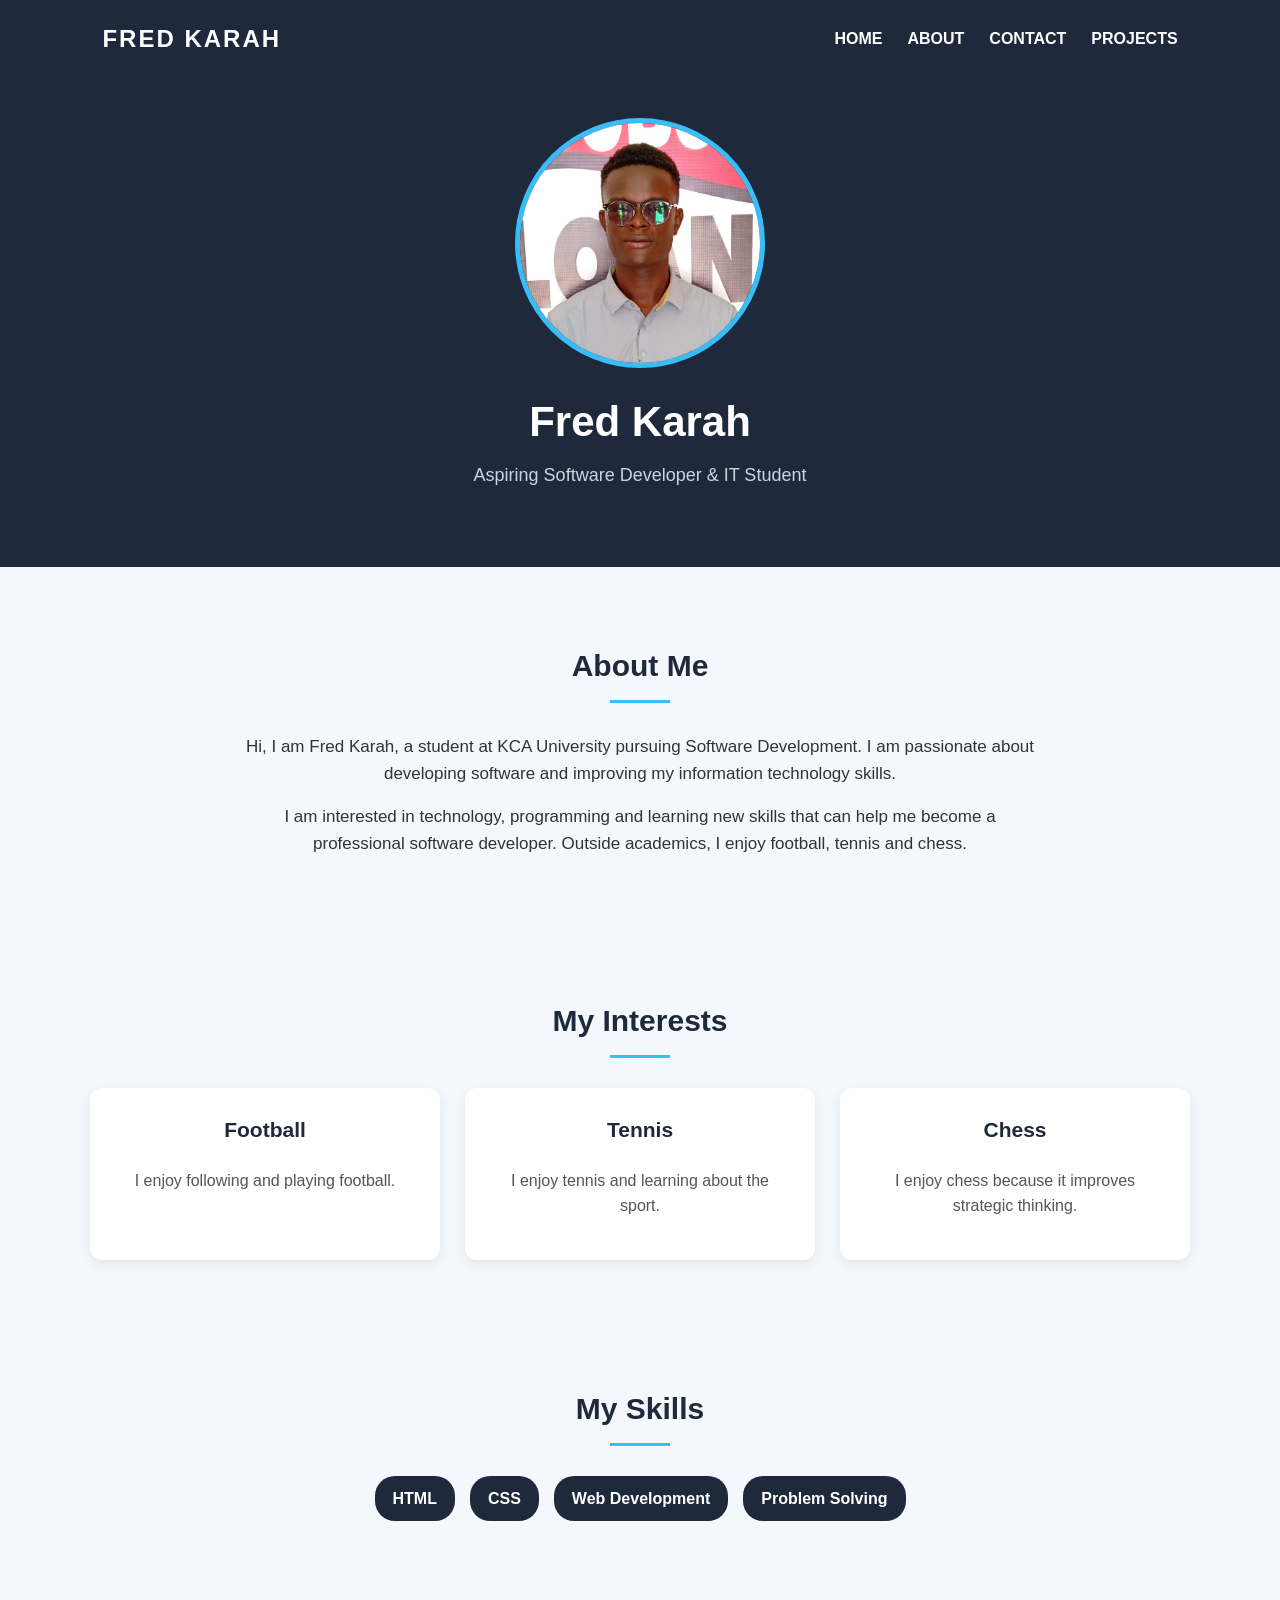
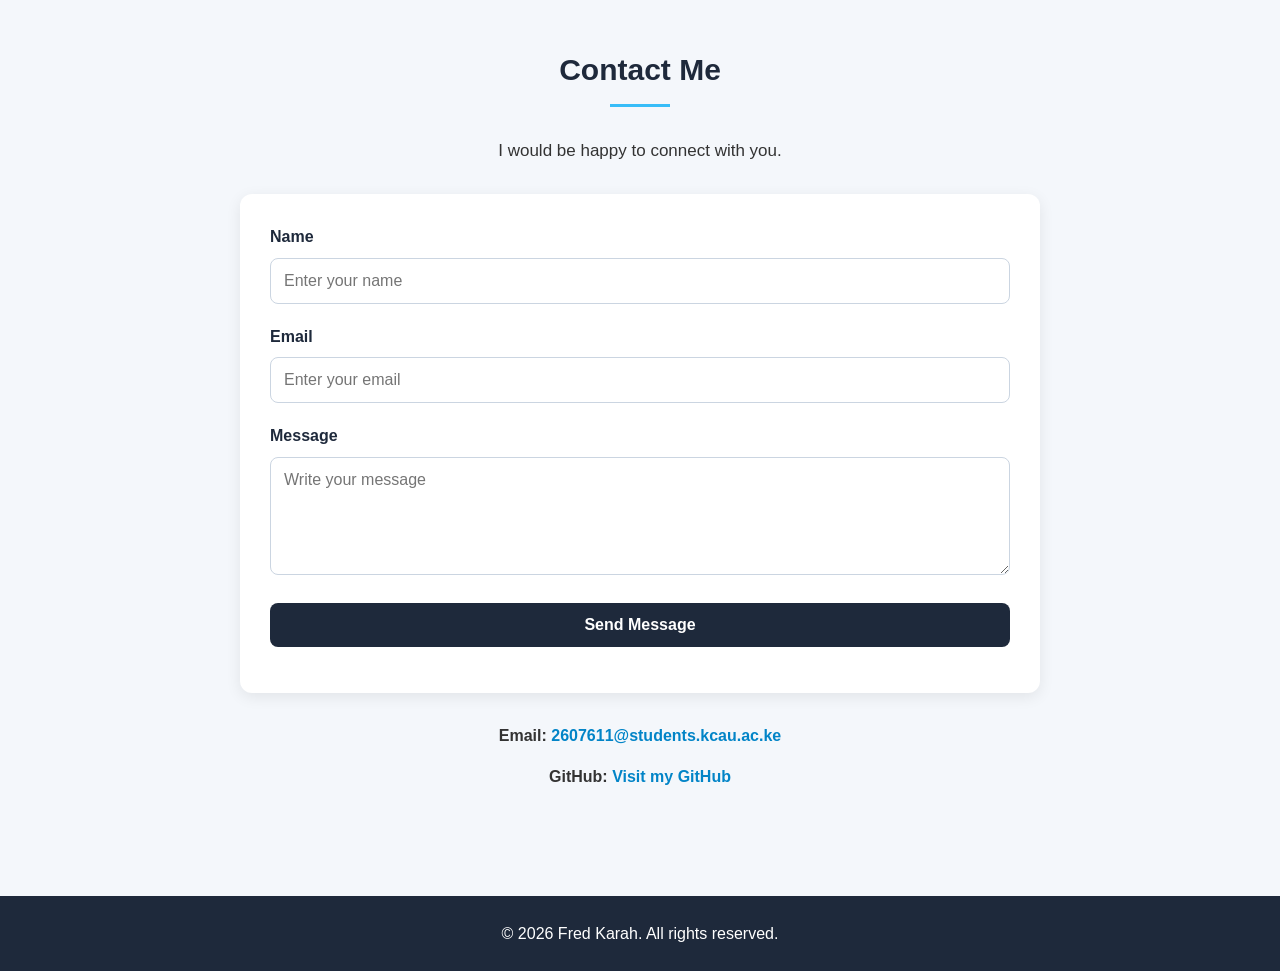
<file: index.html>
<!DOCTYPE html>
<html lang="en">

<head>
    <meta charset="UTF-8">
    <meta name="viewport" content="width=device-width, initial-scale=1.0">
    <title>Fred Karah | Portfolio</title>
    <link rel="stylesheet" href="style.css">
</head>

<body>
    <header class="hero">
        <nav>
            <div class="logo">FRED KARAH</div>

            <div class="nav-links">
                <a href="index.html">HOME</a>
                <a href="#about">ABOUT</a>
                <a href="#contact">CONTACT</a>
                <a href="projects.html">PROJECTS</a>
            </div>
        </nav>

        <div class="hero-content">
            <img
                src="fred 2.jpg.jpeg"
                alt="Professional photo of Fred Karah"
                width="250"
                height="250"
                class="profile-photo"
            >

            <h1>Fred Karah</h1>

            <p class="tagline">
                Aspiring Software Developer &amp; IT Student
            </p>
        </div>
    </header>

    <main>
        <section id="about" class="about-section">
            <h2>About Me</h2>

            <p>
                Hi, I am Fred Karah, a student at KCA University pursuing
                Software Development. I am passionate about developing
                software and improving my information technology skills.
            </p>

            <p>
                I am interested in technology, programming and learning
                new skills that can help me become a professional software
                developer. Outside academics, I enjoy football, tennis
                and chess.
            </p>
        </section>

        <section class="interests-section">
            <h2>My Interests</h2>

            <div class="interests">
                <div class="interest-card">
                    <h3>Football</h3>
                    <p>
                        I enjoy following and playing football.
                    </p>
                </div>

                <div class="interest-card">
                    <h3>Tennis</h3>
                    <p>
                        I enjoy tennis and learning about the sport.
                    </p>
                </div>

                <div class="interest-card">
                    <h3>Chess</h3>
                    <p>
                        I enjoy chess because it improves strategic thinking.
                    </p>
                </div>
            </div>
        </section>

        <section class="skills-section">
            <h2>My Skills</h2>

            <div class="skills">
                <span>HTML</span>
                <span>CSS</span>
                <span>Web Development</span>
                <span>Problem Solving</span>
            </div>
        </section>

        <section id="contact" class="contact-section">
            <h2>Contact Me</h2>

            <p>
                I would be happy to connect with you.
            </p>

            <form id="contactForm">
                <div class="form-group">
                    <label for="name">Name</label>
                    <input
                        type="text"
                        id="name"
                        name="name"
                        placeholder="Enter your name"
                    >
                    <small id="nameError"></small>
                </div>

                <div class="form-group">
                    <label for="email">Email</label>
                    <input
                        type="email"
                        id="email"
                        name="email"
                        placeholder="Enter your email"
                    >
                    <small id="emailError"></small>
                </div>

                <div class="form-group">
                    <label for="message">Message</label>
                    <textarea
                        id="message"
                        name="message"
                        rows="5"
                        placeholder="Write your message"
                    ></textarea>
                    <small id="messageError"></small>
                </div>

                <button type="submit">Send Message</button>

                <p id="formSuccess"></p>
            </form>

            <div class="contact-details">
                <p>
                    <strong>Email:</strong>
                    <a href="mailto:2607611@students.kcau.ac.ke">
                        2607611@students.kcau.ac.ke
                    </a>
                </p>

                <p>
                    <strong>GitHub:</strong>
                    <a
                        href="https://github.com/ngumifred47-cyber"
                        target="_blank"
                        rel="noopener noreferrer"
                    >
                        Visit my GitHub
                    </a>
                </p>
            </div>
        </section>
    </main>

    <footer>
        <p>
            &copy; 2026 Fred Karah. All rights reserved.
        </p>
    </footer>

    <script src="script.js"></script>
</body>

</html>
</file>
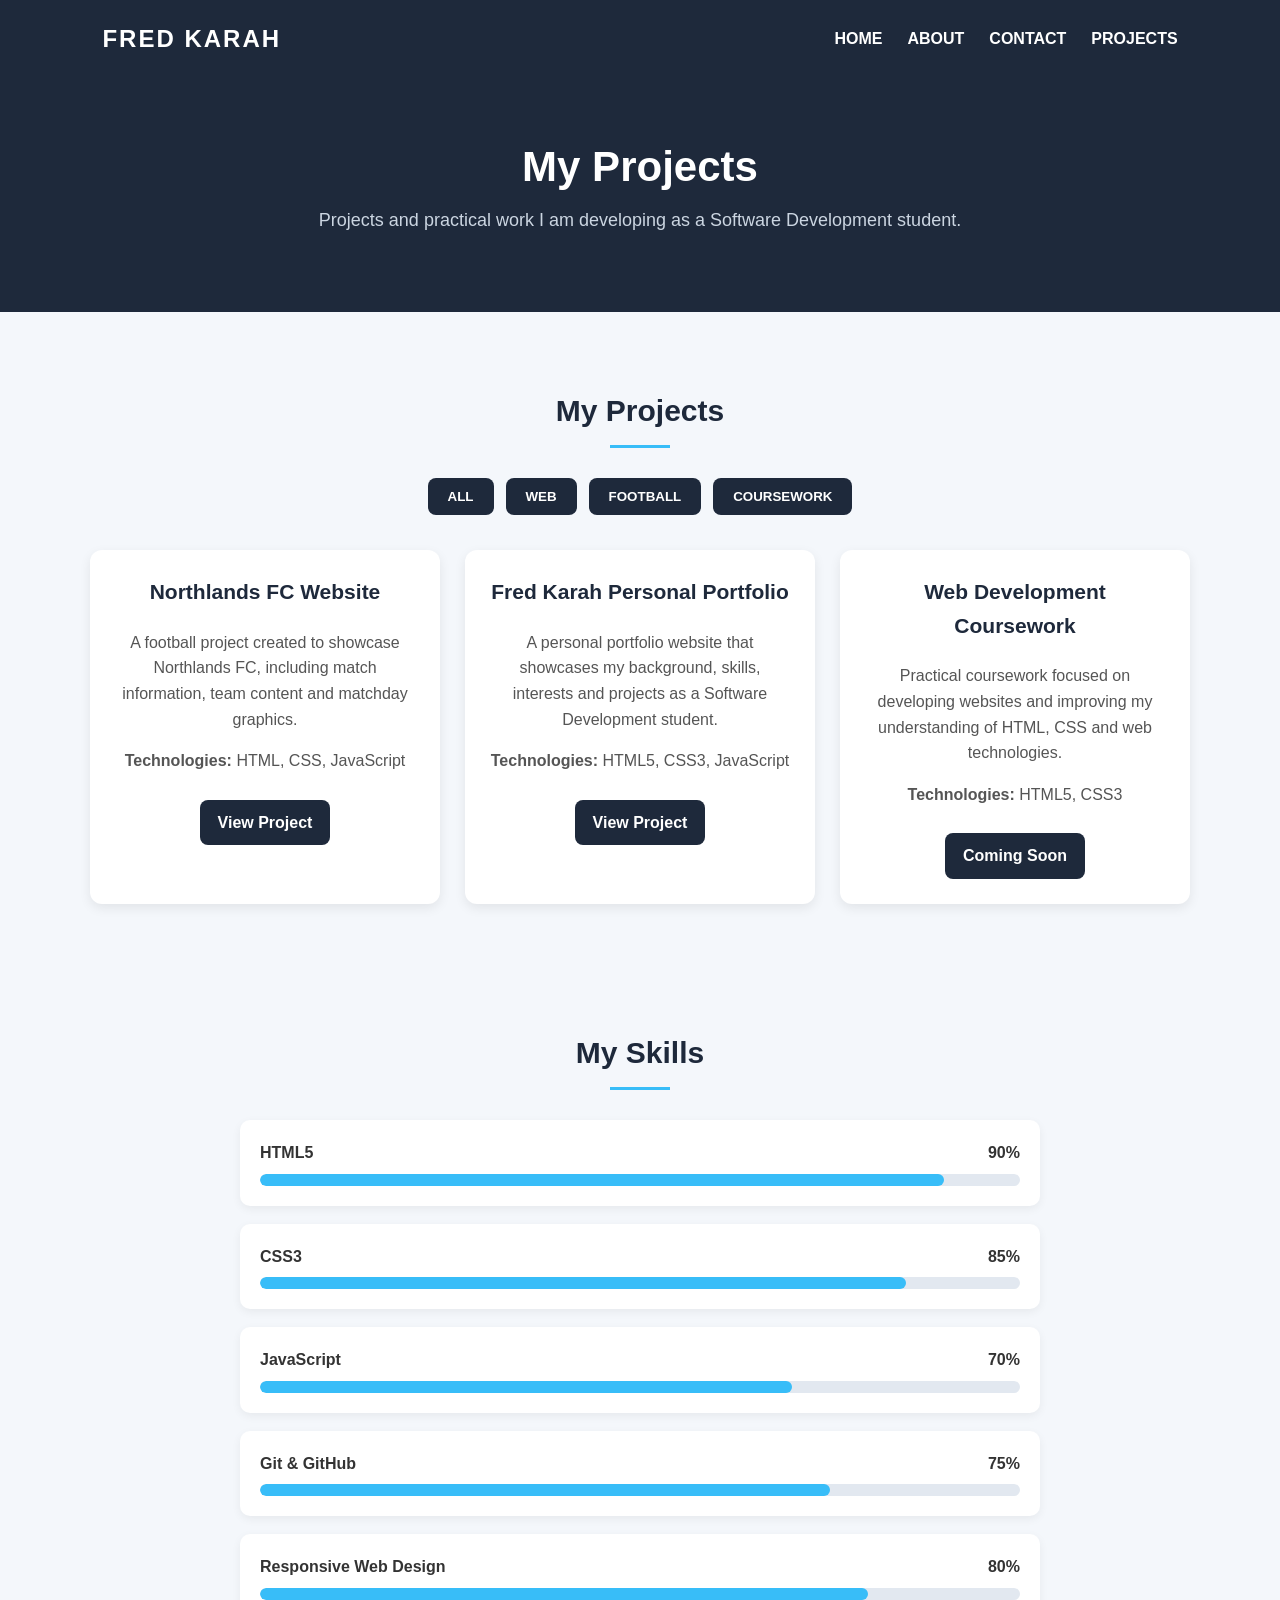
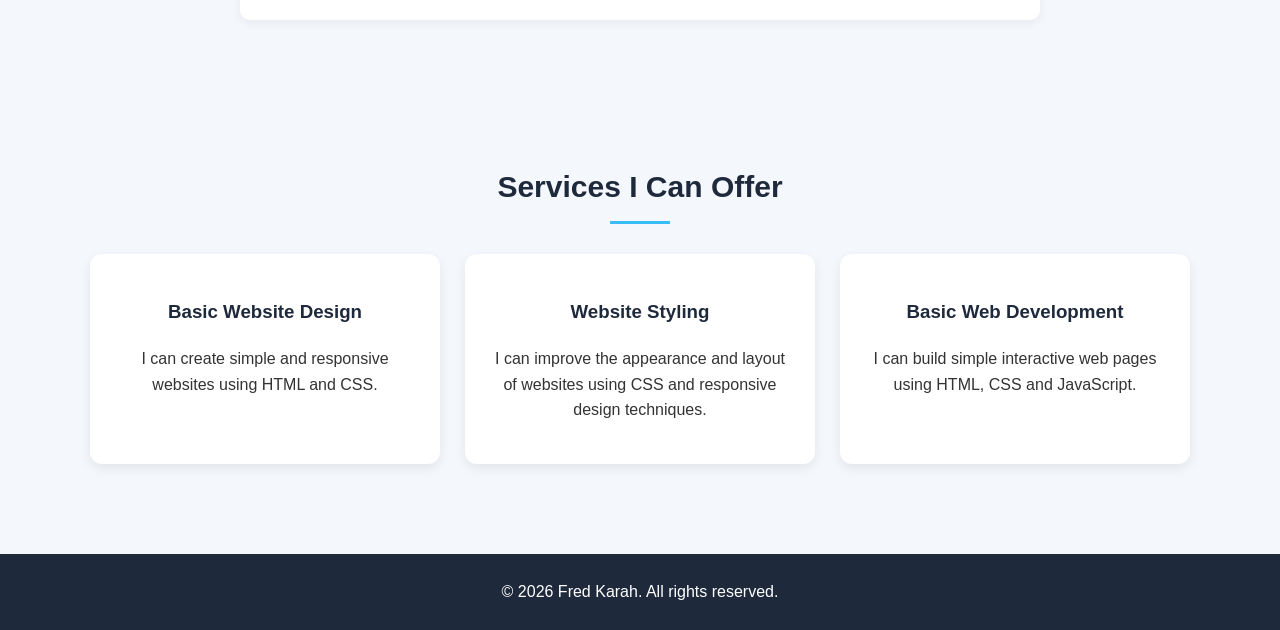
<file: projects.html>
<!DOCTYPE html>
<html lang="en">

<head>
    <meta charset="UTF-8">
    <meta name="viewport" content="width=device-width, initial-scale=1.0">
    <title>Fred Karah | Projects</title>
    <link rel="stylesheet" href="style.css">
</head>

<body>
    <header class="hero">
        <nav>
            <div class="logo">FRED KARAH</div>

            <div class="nav-links">
                <a href="index.html">HOME</a>
                <a href="index.html#about">ABOUT</a>
                <a href="index.html#contact">CONTACT</a>
                <a href="projects.html">PROJECTS</a>
            </div>
        </nav>

        <div class="hero-content">
            <h1>My Projects</h1>

            <p class="tagline">
                Projects and practical work I am developing as a Software Development student.
            </p>
        </div>
    </header>

    <main>
        <section class="projects-section">
            <h2>My Projects</h2>

            <div class="filter-buttons">
                <button onclick="filterProjects('all')">ALL</button>
                <button onclick="filterProjects('web')">WEB</button>
                <button onclick="filterProjects('football')">FOOTBALL</button>
                <button onclick="filterProjects('coursework')">COURSEWORK</button>
            </div>

            <div class="interests">
                <div class="interest-card football">
                    <h3>Northlands FC Website</h3>
                    <p>
                        A football project created to showcase Northlands FC,
                        including match information, team content and matchday graphics.
                    </p>
                    <p>
                        <strong>Technologies:</strong>
                        HTML, CSS, JavaScript
                    </p>
                    <a href="#" class="project-link">View Project</a>
                </div>

                <div class="interest-card web">
                    <h3>Fred Karah Personal Portfolio</h3>
                    <p>
                        A personal portfolio website that showcases my background,
                        skills, interests and projects as a Software Development student.
                    </p>
                    <p>
                        <strong>Technologies:</strong>
                        HTML5, CSS3, JavaScript
                    </p>
                    <a href="index.html" class="project-link">View Project</a>
                </div>

                <div class="interest-card coursework">
                    <h3>Web Development Coursework</h3>
                    <p>
                        Practical coursework focused on developing websites and
                        improving my understanding of HTML, CSS and web technologies.
                    </p>
                    <p>
                        <strong>Technologies:</strong>
                        HTML5, CSS3
                    </p>
                    <a href="#" class="project-link">Coming Soon</a>
                </div>
            </div>
        </section>

        <section class="skills-section">
            <h2>My Skills</h2>

            <div class="skills-container">
                <div class="skill">
                    <div class="skill-name">
                        <span>HTML5</span>
                        <span>90%</span>
                    </div>
                    <div class="skill-bar">
                        <div class="skill-level html"></div>
                    </div>
                </div>

                <div class="skill">
                    <div class="skill-name">
                        <span>CSS3</span>
                        <span>85%</span>
                    </div>
                    <div class="skill-bar">
                        <div class="skill-level css"></div>
                    </div>
                </div>

                <div class="skill">
                    <div class="skill-name">
                        <span>JavaScript</span>
                        <span>70%</span>
                    </div>
                    <div class="skill-bar">
                        <div class="skill-level javascript"></div>
                    </div>
                </div>

                <div class="skill">
                    <div class="skill-name">
                        <span>Git &amp; GitHub</span>
                        <span>75%</span>
                    </div>
                    <div class="skill-bar">
                        <div class="skill-level git"></div>
                    </div>
                </div>

                <div class="skill">
                    <div class="skill-name">
                        <span>Responsive Web Design</span>
                        <span>80%</span>
                    </div>
                    <div class="skill-bar">
                        <div class="skill-level responsive"></div>
                    </div>
                </div>
            </div>
        </section>

        <section class="services-section">
            <h2>Services I Can Offer</h2>

            <div class="services-container">
                <div class="service-card">
                    <h3>Basic Website Design</h3>
                    <p>
                        I can create simple and responsive websites using HTML and CSS.
                    </p>
                </div>

                <div class="service-card">
                    <h3>Website Styling</h3>
                    <p>
                        I can improve the appearance and layout of websites using CSS and responsive design techniques.
                    </p>
                </div>

                <div class="service-card">
                    <h3>Basic Web Development</h3>
                    <p>
                        I can build simple interactive web pages using HTML, CSS and JavaScript.
                    </p>
                </div>
            </div>
        </section>
    </main>

    <footer>
        <p>
            &copy; 2026 Fred Karah. All rights reserved.
        </p>
    </footer>

    <script src="script.js"></script>
</body>

</html>
</file>
<file: style.css>
/* ==========================================
   GENERAL PAGE STYLING
   ========================================== */

* {
    box-sizing: border-box;
}

html {
    scroll-behavior: smooth;
}

body {
    margin: 0;
    padding: 0;
    font-family: Arial, sans-serif;
    background: #f4f7fb;
    color: #333;
    line-height: 1.6;
}

/* ==========================================
   HEADER / HERO
   ========================================== */

.hero {
    background: #1e293b;
    color: white;
    padding-bottom: 40px;
}

nav {
    display: flex;
    justify-content: space-between;
    align-items: center;
    padding: 20px 8%;
}

.logo {
    font-size: 24px;
    font-weight: bold;
    letter-spacing: 2px;
}

.nav-links {
    display: flex;
    gap: 25px;
}

.nav-links a {
    color: white;
    text-decoration: none;
    font-weight: bold;
    transition: 0.3s;
}

.nav-links a:hover {
    color: #38bdf8;
}

/* ==========================================
   HERO CONTENT
   ========================================== */

.hero-content {
    text-align: center;
    padding: 40px 20px 20px;
}

.profile-photo {
    display: block;
    width: 250px;
    height: 250px;
    margin: 0 auto 20px;
    border-radius: 50%;
    border: 5px solid #38bdf8;
    object-fit: cover;
}

.hero h1 {
    margin: 15px 0 5px;
    font-size: 42px;
    color: white;
}

.tagline {
    font-size: 18px;
    color: #cbd5e1;
    margin-top: 5px;
}

/* ==========================================
   MAIN CONTENT
   ========================================== */

main {
    width: 90%;
    max-width: 1100px;
    margin: 0 auto;
}

section {
    padding: 50px 0;
}

section h2 {
    text-align: center;
    color: #1e293b;
    font-size: 30px;
    margin-bottom: 30px;
}

section h2::after {
    content: "";
    display: block;
    width: 60px;
    height: 3px;
    background: #38bdf8;
    margin: 10px auto 0;
}

/* ==========================================
   ABOUT SECTION
   ========================================== */

.about-section {
    text-align: center;
}

.about-section p {
    max-width: 800px;
    margin: 15px auto;
    font-size: 17px;
}

/* ==========================================
   INTERESTS / PROJECT CARDS
   ========================================== */

.interests {
    display: grid;
    grid-template-columns: repeat(3, 1fr);
    gap: 25px;
    justify-content: center;
}

.interest-card {
    background: white;
    padding: 25px;
    border-radius: 12px;
    box-shadow: 0 4px 12px rgba(0, 0, 0, 0.08);
    text-align: center;
    transition: transform 0.3s, box-shadow 0.3s;
}

.interest-card:hover {
    transform: translateY(-5px);
    box-shadow: 0 8px 20px rgba(0, 0, 0, 0.12);
}

.interest-card h3 {
    color: #1e293b;
    margin-top: 0;
    font-size: 21px;
}

.interest-card p {
    color: #555;
}

/* ==========================================
   SKILLS - ASSIGNMENT 1
   ========================================== */

.skills {
    display: flex;
    justify-content: center;
    align-items: center;
    flex-wrap: wrap;
    gap: 15px;
}

.skills span {
    background: #1e293b;
    color: white;
    padding: 10px 18px;
    border-radius: 20px;
    font-weight: bold;
}

/* ==========================================
   PROJECT FILTER BUTTONS
   ========================================== */

.filter-buttons {
    display: flex;
    justify-content: center;
    flex-wrap: wrap;
    gap: 12px;
    margin-bottom: 35px;
}

.filter-buttons button {
    background: #1e293b;
    color: white;
    border: none;
    padding: 11px 20px;
    border-radius: 8px;
    cursor: pointer;
    font-weight: bold;
    transition: 0.3s;
}

.filter-buttons button:hover {
    background: #38bdf8;
    color: #1e293b;
}

/* ==========================================
   PROJECT LINKS
   ========================================== */

.project-link {
    display: inline-block;
    margin-top: 10px;
    padding: 10px 18px;
    background: #1e293b;
    color: white;
    text-decoration: none;
    border-radius: 8px;
    font-weight: bold;
    transition: 0.3s;
}

.project-link:hover {
    background: #38bdf8;
    color: #1e293b;
}

/* ==========================================
   PROJECT SKILLS / PROGRESS BARS
   ========================================== */

.skills-container {
    max-width: 800px;
    margin: 0 auto;
}

.skill {
    background: white;
    padding: 20px;
    margin-bottom: 18px;
    border-radius: 10px;
    box-shadow: 0 3px 10px rgba(0, 0, 0, 0.06);
}

.skill-name {
    display: flex;
    justify-content: space-between;
    font-weight: bold;
    margin-bottom: 8px;
}

.skill-bar {
    width: 100%;
    height: 12px;
    background: #e2e8f0;
    border-radius: 20px;
    overflow: hidden;
}

.skill-level {
    height: 100%;
    background: #38bdf8;
    border-radius: 20px;
}

.skill-level.html { width: 90%; }
.skill-level.css { width: 85%; }
.skill-level.javascript { width: 70%; }
.skill-level.git { width: 75%; }
.skill-level.responsive { width: 80%; }

/* ==========================================
   SERVICES
   ========================================== */

.services-container {
    display: grid;
    grid-template-columns: repeat(3, 1fr);
    gap: 25px;
}

.service-card {
    background: white;
    padding: 25px;
    border-radius: 12px;
    text-align: center;
    box-shadow: 0 4px 12px rgba(0, 0, 0, 0.08);
    transition: transform 0.3s;
}

.service-card:hover {
    transform: translateY(-5px);
}

.service-card h3 {
    color: #1e293b;
}

/* ==========================================
   CONTACT SECTION
   ========================================== */

.contact-section {
    max-width: 800px;
    margin: 0 auto;
    text-align: center;
}

.contact-section > p {
    font-size: 17px;
}

/* ==========================================
   CONTACT FORM
   ========================================== */

#contactForm {
    background: white;
    padding: 30px;
    margin: 30px auto;
    border-radius: 12px;
    box-shadow: 0 4px 15px rgba(0, 0, 0, 0.08);
    text-align: left;
}

.form-group {
    margin-bottom: 20px;
}

.form-group label {
    display: block;
    margin-bottom: 8px;
    font-weight: bold;
    color: #1e293b;
}

.form-group input,
.form-group textarea {
    width: 100%;
    padding: 13px;
    border: 1px solid #cbd5e1;
    border-radius: 8px;
    font-family: Arial, sans-serif;
    font-size: 16px;
    resize: vertical;
}

.form-group input:focus,
.form-group textarea:focus {
    outline: none;
    border-color: #38bdf8;
}

.form-group small {
    display: block;
    margin-top: 5px;
    font-size: 14px;
    font-weight: bold;
}

#contactForm button {
    display: block;
    width: 100%;
    padding: 13px;
    background: #1e293b;
    color: white;
    border: none;
    border-radius: 8px;
    font-size: 16px;
    font-weight: bold;
    cursor: pointer;
    transition: 0.3s;
}

#contactForm button:hover {
    background: #38bdf8;
    color: #1e293b;
}

#formSuccess {
    margin-top: 15px;
    text-align: center;
    font-weight: bold;
    color: #15803d;
}

.contact-details {
    margin-top: 25px;
}

.contact-details a {
    color: #0284c7;
    text-decoration: none;
    font-weight: bold;
}

.contact-details a:hover {
    text-decoration: underline;
}

/* ==========================================
   FOOTER
   ========================================== */

footer {
    margin-top: 40px;
    padding: 25px;
    background: #1e293b;
    color: white;
    text-align: center;
}

footer p {
    margin: 0;
}

/* ==========================================
   RESPONSIVE DESIGN
   ========================================== */

@media (max-width: 768px) {
    nav {
        flex-direction: column;
        gap: 15px;
    }

    .nav-links {
        flex-wrap: wrap;
        justify-content: center;
        gap: 15px;
    }

    .hero h1 {
        font-size: 34px;
    }

    .profile-photo {
        width: 200px;
        height: 200px;
    }

    .interests {
        grid-template-columns: 1fr;
    }

    .services-container {
        grid-template-columns: 1fr;
    }

    main {
        width: 92%;
    }

    section {
        padding: 35px 0;
    }
}

@media (max-width: 480px) {
    .logo {
        font-size: 20px;
    }

    .nav-links a {
        font-size: 13px;
    }

    .hero h1 {
        font-size: 30px;
    }

    .tagline {
        font-size: 16px;
    }

    .profile-photo {
        width: 170px;
        height: 170px;
    }

    #contactForm {
        padding: 20px;
    }
}
</file>
